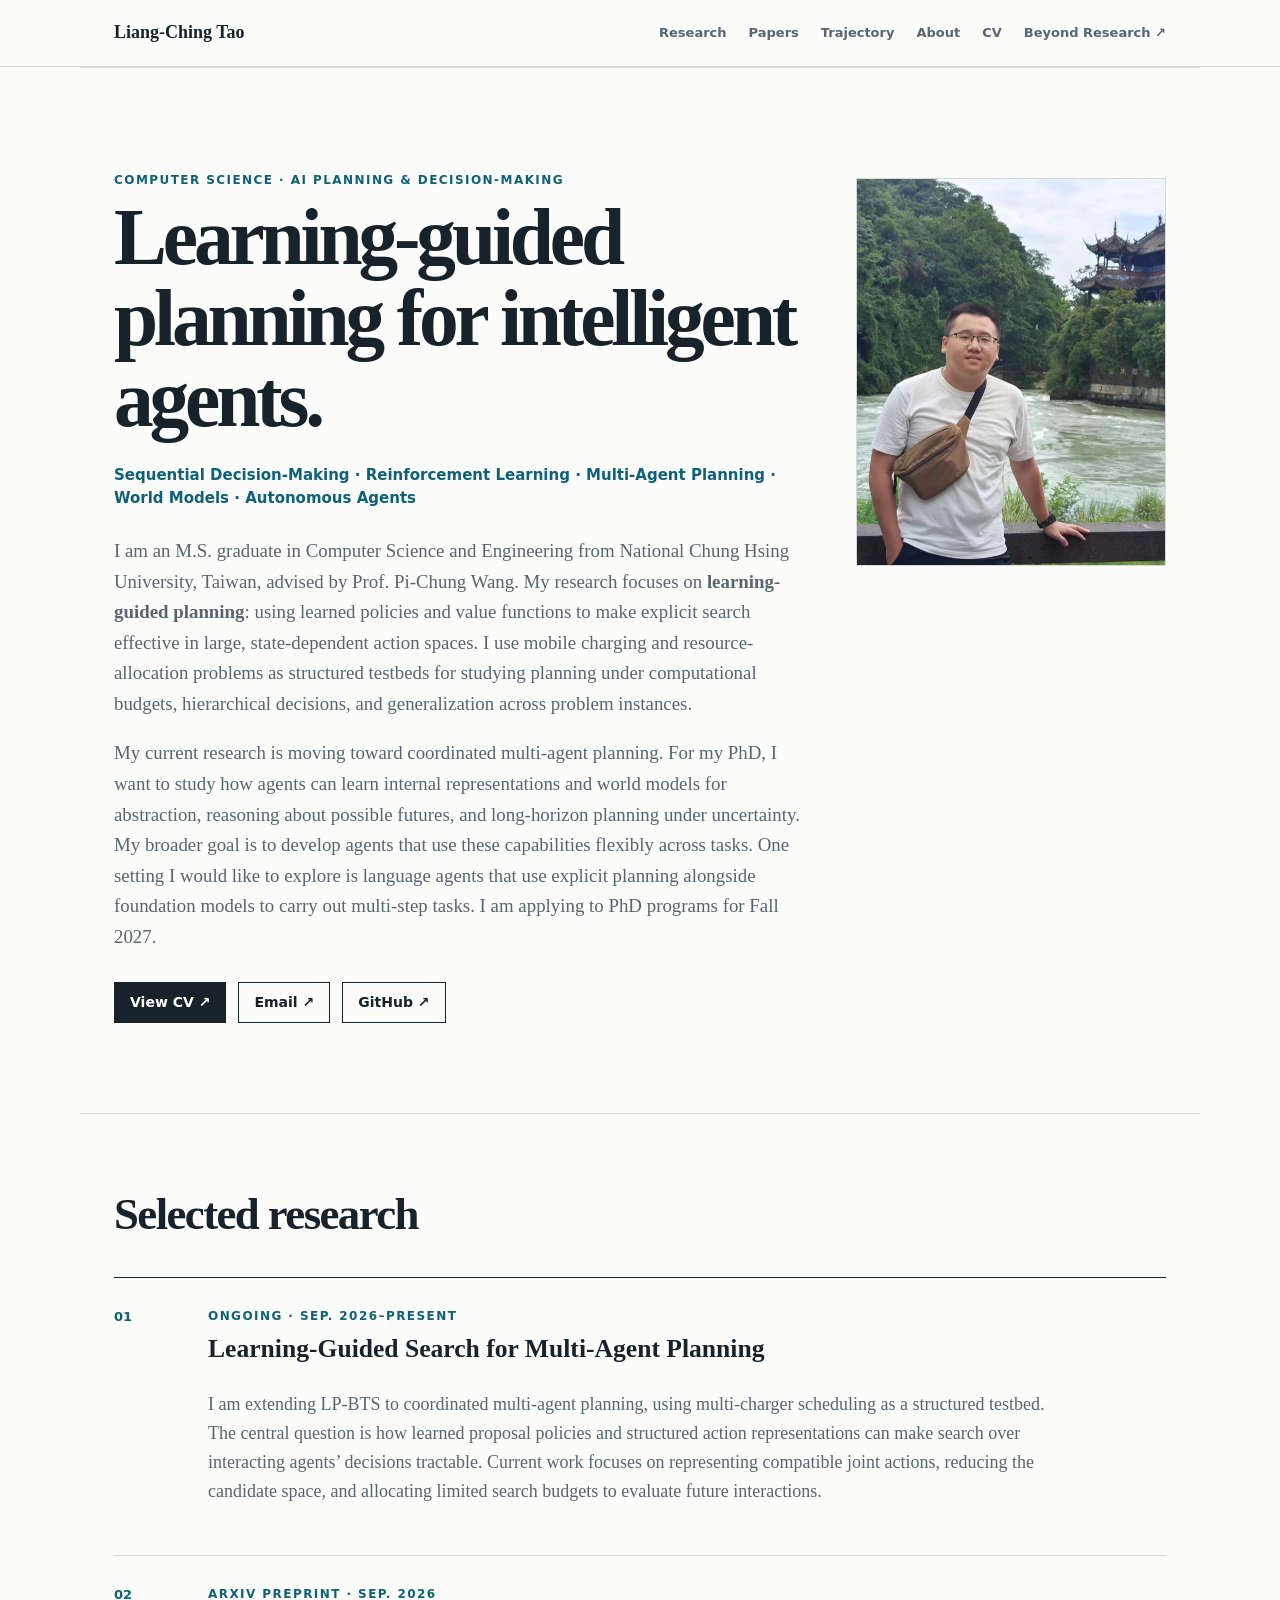
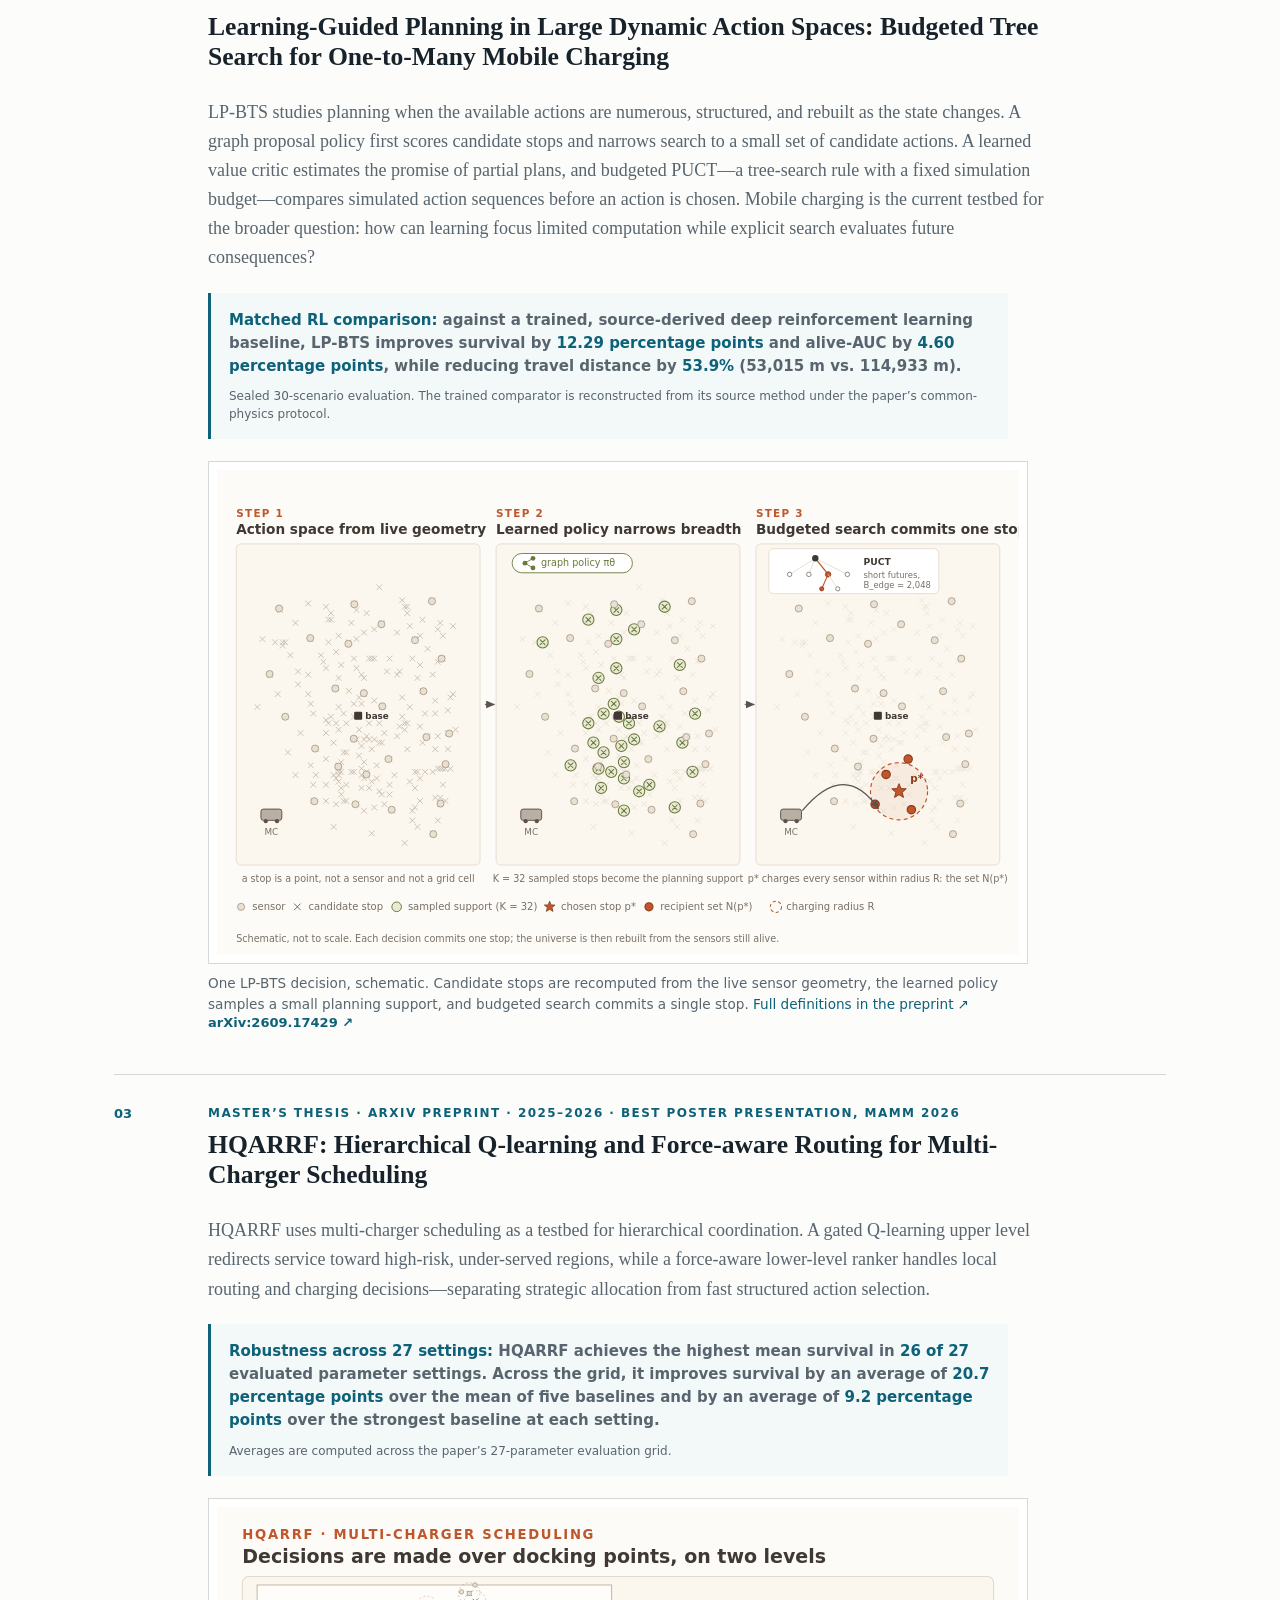
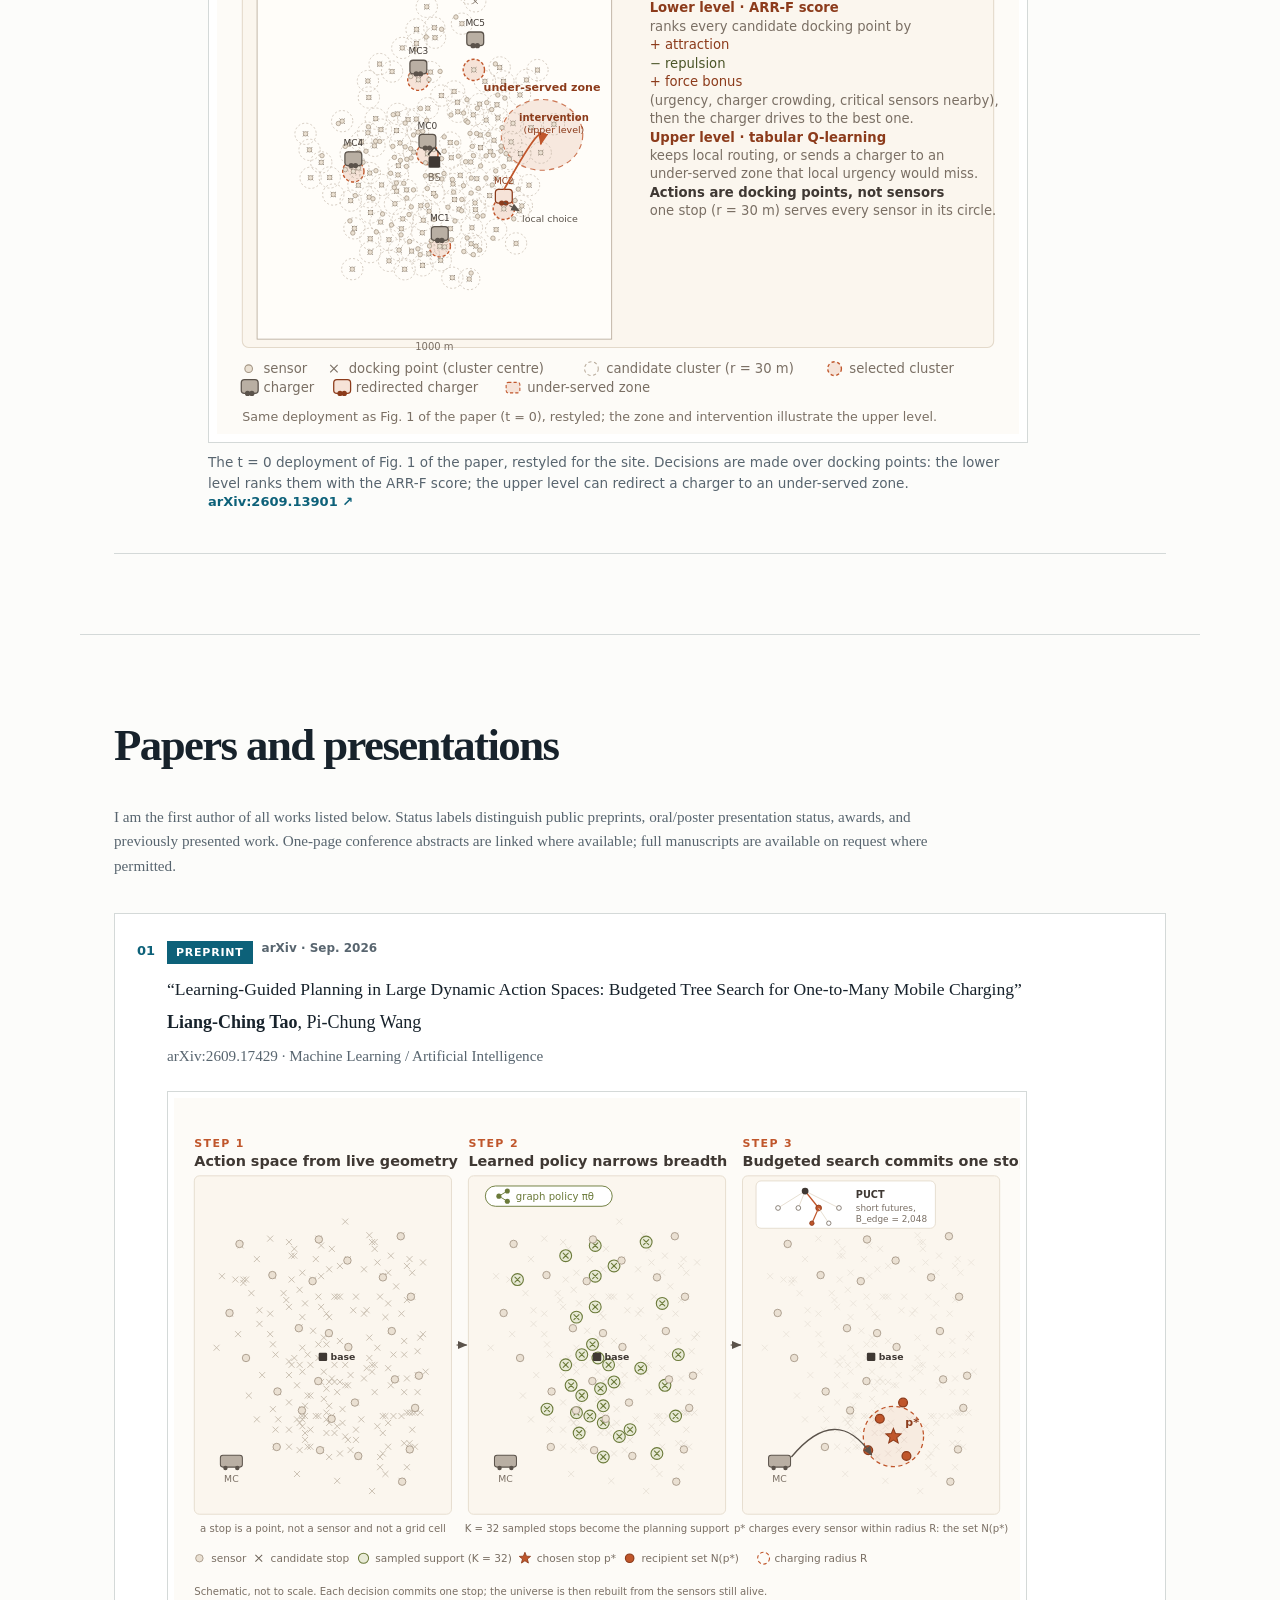
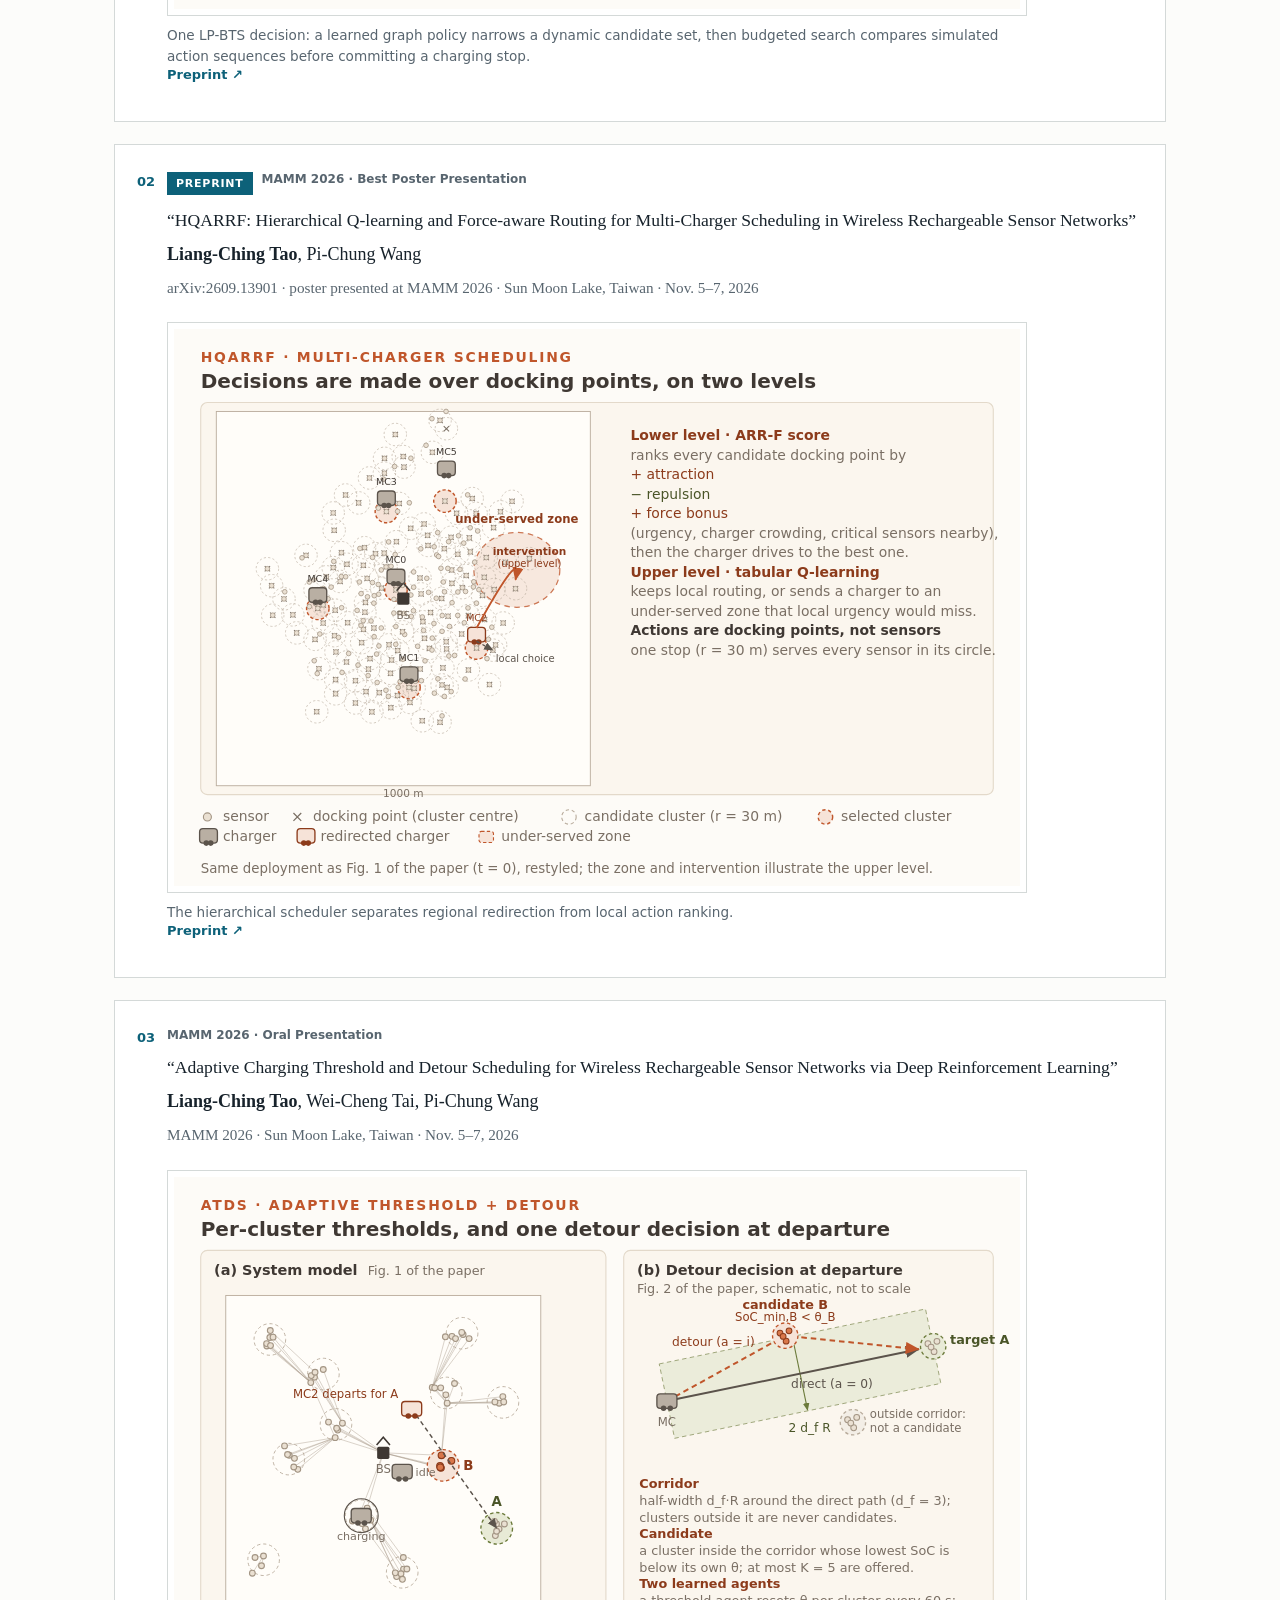
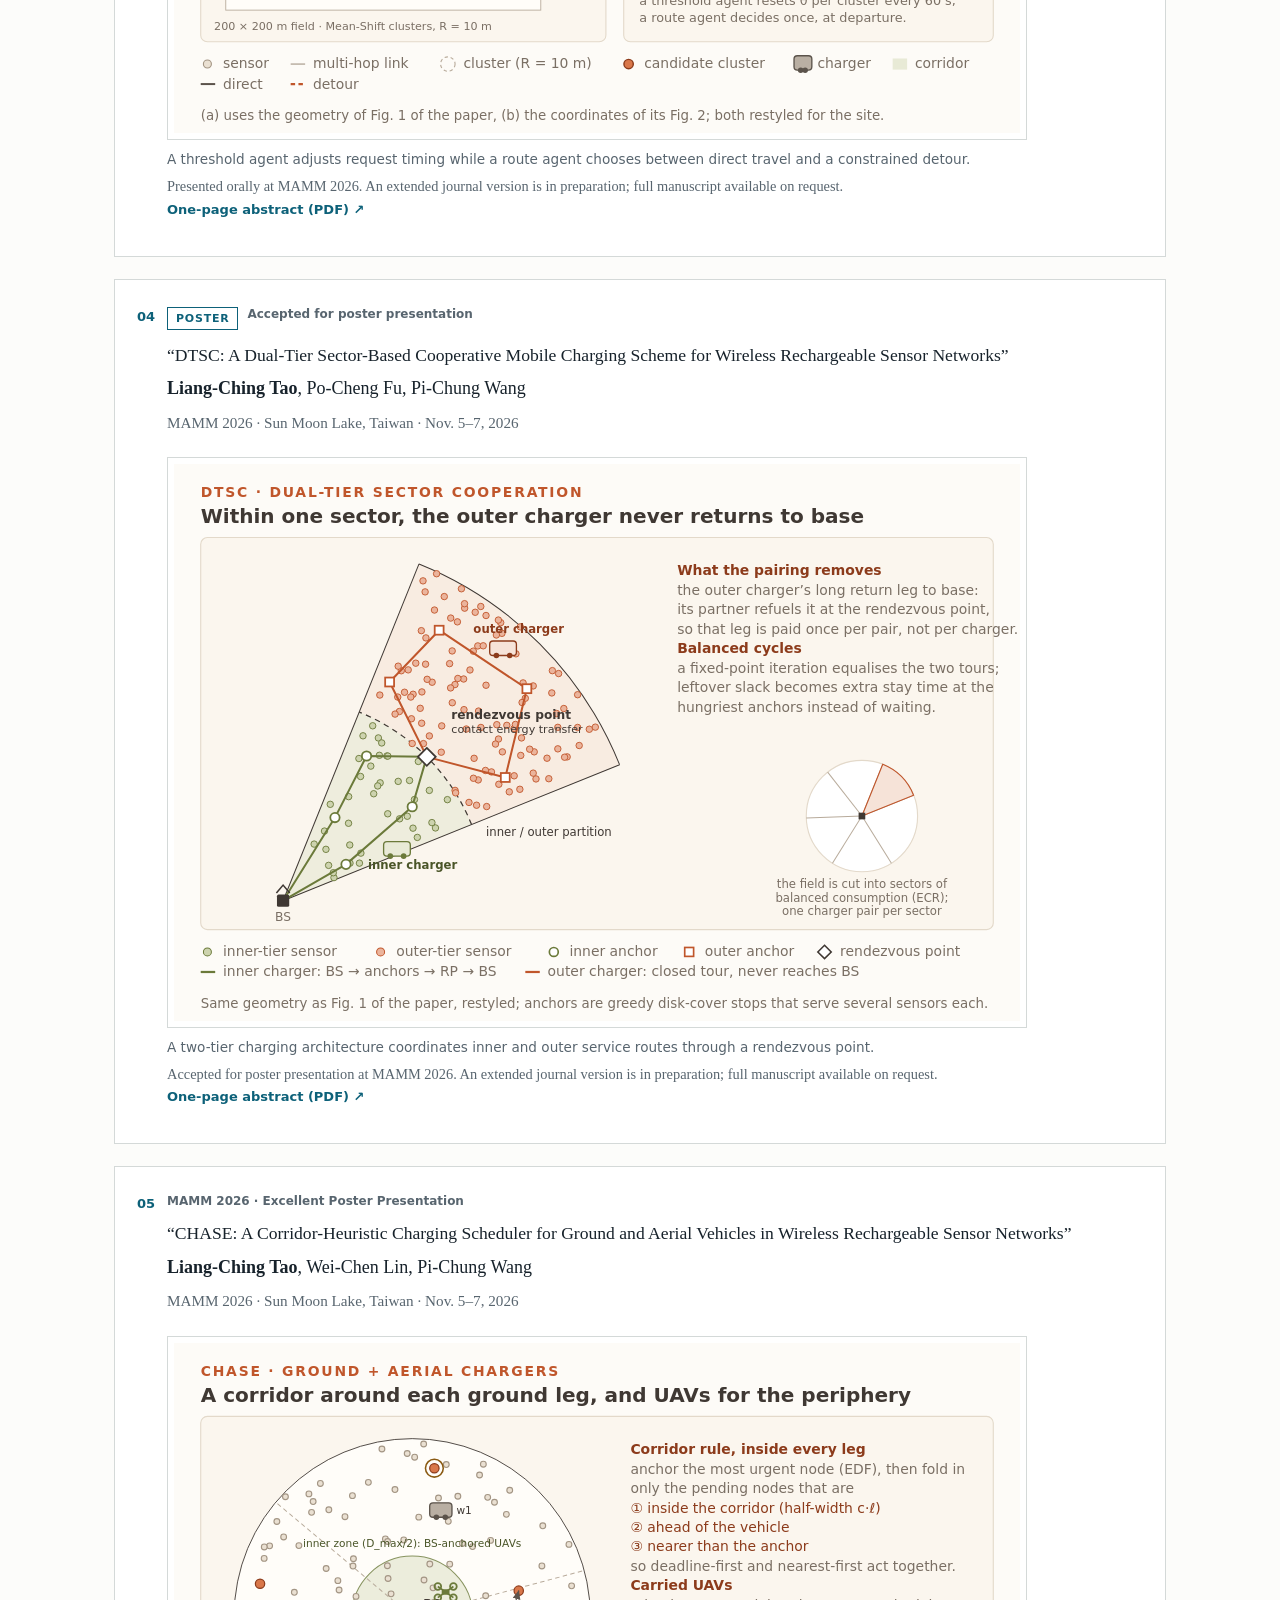
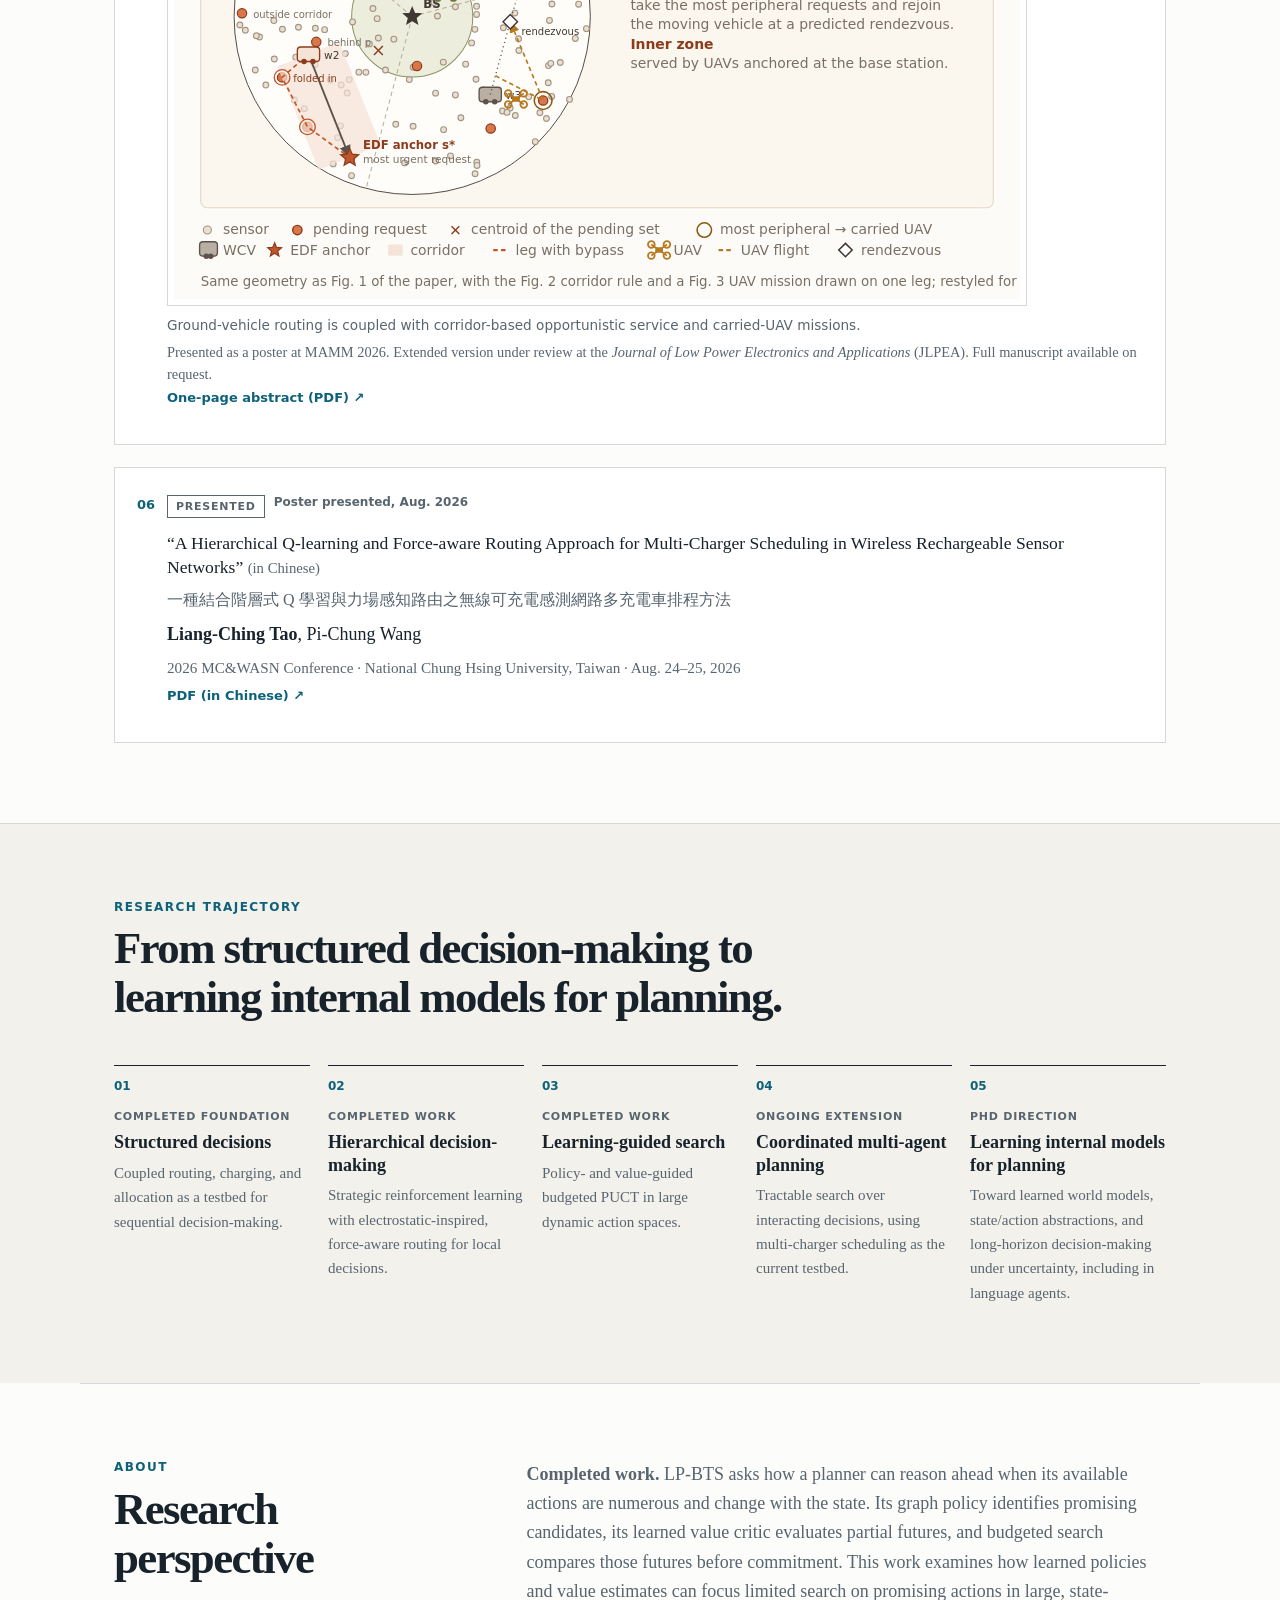
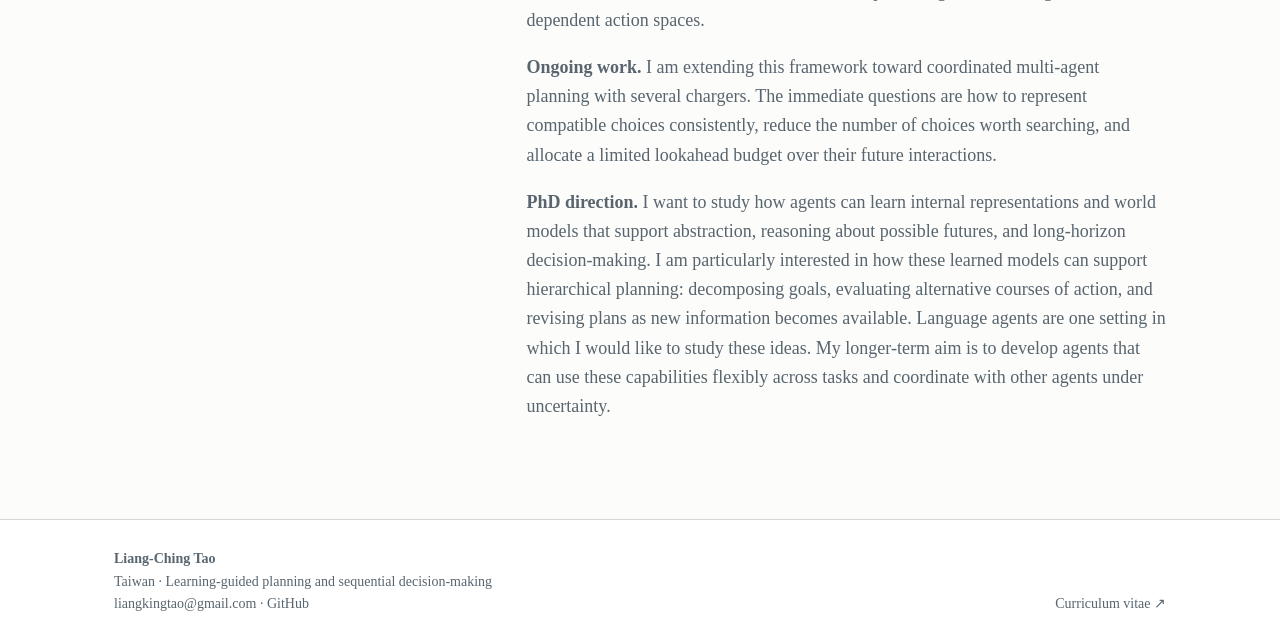
<file: index.html>
<!doctype html>
<html lang="en">
<head>
  <meta charset="utf-8">
  <meta name="viewport" content="width=device-width, initial-scale=1">
  <meta name="description" content="Liang-Ching Tao researches learning-guided planning, sequential decision-making, reinforcement learning, and scalable search in dynamic action spaces.">
  <link rel="canonical" href="https://morristao.github.io/Liang-Ching-Tao/">
  <meta property="og:title" content="Liang-Ching Tao | Learning-Guided Planning &amp; Sequential Decision-Making">
  <meta property="og:description" content="Research on learning-guided planning, sequential decision-making, reinforcement learning, and scalable search in dynamic action spaces.">
  <meta property="og:type" content="website">
  <meta property="og:url" content="https://morristao.github.io/Liang-Ching-Tao/">
  <link rel="icon" href="data:image/svg+xml,%3Csvg xmlns='http://www.w3.org/2000/svg' viewBox='0 0 64 64'%3E%3Crect width='64' height='64' rx='10' fill='%230d6179'/%3E%3Ctext x='32' y='41' text-anchor='middle' font-family='Arial' font-size='26' font-weight='700' fill='white'%3ELT%3C/text%3E%3C/svg%3E">
  <script type="application/ld+json">{"@context":"https://schema.org","@type":"Person","name":"Liang-Ching Tao","email":"mailto:liangkingtao@gmail.com","alumniOf":[{"@type":"CollegeOrUniversity","name":"National Chung Hsing University"},{"@type":"CollegeOrUniversity","name":"National Chengchi University"}],"sameAs":["https://github.com/morristao"]}</script>
  <title>Liang-Ching Tao | Learning-Guided Planning &amp; Sequential Decision-Making</title>
  <link rel="stylesheet" href="portrait.css?v=20260926">
<style>.paper-status .mamm-recognition,.paper-status .mamm-recognition strong{font-weight:600}@media(max-width:760px){.nav-wrap{align-items:flex-start;padding-top:16px;padding-bottom:16px}.nav-links{justify-content:flex-end;gap:12px 16px;max-width:250px}.wordmark{white-space:nowrap}}@media(max-width:420px){.nav-wrap{flex-direction:column;gap:14px}.nav-links{justify-content:flex-start;max-width:none}}</style>
</head>
<body>
<a class="skip-link" href="#main-content">Skip to content</a>
<header class="site-header">
  <nav class="nav-wrap" aria-label="Primary navigation">
    <a class="wordmark" href="#top">Liang-Ching Tao</a>
    <div class="nav-links">
      <a href="#research">Research</a>
      <a href="#papers">Papers</a>
      <a href="#trajectory">Trajectory</a>
      <a href="#about">About</a>
      <a href="academic_cv_20261126.pdf" target="_blank" rel="noopener">CV</a>
      <a href="beyond-research.html">Beyond Research ↗</a>
    </div>
  </nav>
</header>

<main id="main-content">
<section id="top" class="hero section-wrap">
  <div class="hero-layout">
    <div class="hero-main">
      <p class="kicker">Computer Science · AI Planning &amp; Decision-Making</p>
      <h1>Learning-guided planning for intelligent agents.</h1>
      <p class="research-line">Sequential Decision-Making · Reinforcement Learning · Multi-Agent Planning · World Models · Autonomous Agents</p>
      <div class="hero-copy">
        <p>I am an M.S. graduate in Computer Science and Engineering from National Chung Hsing University, Taiwan, advised by Prof. Pi-Chung Wang. My research focuses on <strong>learning-guided planning</strong>: using learned policies and value functions to make explicit search effective in large, state-dependent action spaces. I use mobile charging and resource-allocation problems as structured testbeds for studying planning under computational budgets, hierarchical decisions, and generalization across problem instances.</p>
        <p>My current research is moving toward coordinated multi-agent planning. For my PhD, I want to study how agents can learn internal representations and world models for abstraction, reasoning about possible futures, and long-horizon planning under uncertainty. My broader goal is to develop agents that use these capabilities flexibly across tasks. One setting I would like to explore is language agents that use explicit planning alongside foundation models to carry out multi-step tasks. I am applying to PhD programs for Fall 2027.</p>
      </div>
      <div class="hero-actions">
        <a class="button primary" href="academic_cv_20261126.pdf" target="_blank" rel="noopener">View CV ↗</a>
        <a class="button" href="mailto:liangkingtao@gmail.com">Email ↗</a>
        <a class="button" href="https://github.com/morristao">GitHub ↗</a>
      </div>
    </div>
    <figure class="hero-portrait">
      <img src="assets/profile/liang-ching-tao-riverside.jpg" width="570" height="760" alt="Liang-Ching Tao standing beside a river.">
    </figure>
  </div>
</section>

<section id="research" class="section-wrap research">
  <div class="section-heading"><div><h2>Selected research</h2></div></div>
  <div class="project-list">
    <article class="project">
      <div class="project-index">01</div>
      <div class="project-content">
        <p class="project-type">Ongoing · Sep. 2026–present</p>
        <h3>Learning-Guided Search for Multi-Agent Planning</h3>
        <p>I am extending LP-BTS to coordinated multi-agent planning, using multi-charger scheduling as a structured testbed. The central question is how learned proposal policies and structured action representations can make search over interacting agents’ decisions tractable. Current work focuses on representing compatible joint actions, reducing the candidate space, and allocating limited search budgets to evaluate future interactions.</p>
      </div>
    </article>

    <article class="project">
      <div class="project-index">02</div>
      <div class="project-content">
        <p class="project-type">arXiv preprint · Sep. 2026</p>
        <h3>Learning-Guided Planning in Large Dynamic Action Spaces: Budgeted Tree Search for One-to-Many Mobile Charging</h3>
        <p>LP-BTS studies planning when the available actions are numerous, structured, and rebuilt as the state changes. A graph proposal policy first scores candidate stops and narrows search to a small set of candidate actions. A learned value critic estimates the promise of partial plans, and budgeted PUCT—a tree-search rule with a fixed simulation budget—compares simulated action sequences before an action is chosen. Mobile charging is the current testbed for the broader question: how can learning focus limited computation while explicit search evaluates future consequences?</p>
        <p class="project-result"><strong>Matched RL comparison:</strong> against a trained, source-derived deep reinforcement learning baseline, LP-BTS improves survival by <strong>12.29 percentage points</strong> and alive-AUC by <strong>4.60 percentage points</strong>, while reducing travel distance by <strong>53.9%</strong> (53,015 m vs. 114,933 m).<span class="result-note">Sealed 30-scenario evaluation. The trained comparator is reconstructed from its source method under the paper’s common-physics protocol.</span></p>
        <figure class="project-visual project-visual-diagram">
          <a href="assets/research/lpbts-decision.svg" target="_blank" rel="noopener"><img src="assets/research/lpbts-decision.svg" width="1000" height="604" alt="Three-step schematic. Step one: candidate charging stops induced by the geometry of the live sensors. Step two: the graph policy narrows them to thirty-two sampled stops. Step three: budgeted tree search commits one stop, whose charging radius covers the recipient set the charger then serves." loading="lazy"></a>
          <figcaption>One LP-BTS decision, schematic. Candidate stops are recomputed from the live sensor geometry, the learned policy samples a small planning support, and budgeted search commits a single stop. <a href="https://arxiv.org/abs/2609.17429" target="_blank" rel="noopener">Full definitions in the preprint ↗</a></figcaption>
        </figure>
        <p class="project-links"><a href="https://arxiv.org/abs/2609.17429" target="_blank" rel="noopener">arXiv:2609.17429 ↗</a></p>
      </div>
    </article>

    <article class="project">
      <div class="project-index">03</div>
      <div class="project-content">
        <p class="project-type">Master’s thesis · arXiv preprint · 2025–2026 · Best Poster Presentation, MAMM 2026</p>
        <h3>HQARRF: Hierarchical Q-learning and Force-aware Routing for Multi-Charger Scheduling</h3>
        <p>HQARRF uses multi-charger scheduling as a testbed for hierarchical coordination. A gated Q-learning upper level redirects service toward high-risk, under-served regions, while a force-aware lower-level ranker handles local routing and charging decisions—separating strategic allocation from fast structured action selection.</p>
        <p class="project-result"><strong>Robustness across 27 settings:</strong> HQARRF achieves the highest mean survival in <strong>26 of 27</strong> evaluated parameter settings. Across the grid, it improves survival by an average of <strong>20.7 percentage points</strong> over the mean of five baselines and by an average of <strong>9.2 percentage points</strong> over the strongest baseline at each setting.<span class="result-note">Averages are computed across the paper’s 27-parameter evaluation grid.</span></p>
        <figure class="project-visual project-visual-diagram">
          <a href="assets/research/hqarrf-schematic.svg" target="_blank" rel="noopener"><img src="assets/research/hqarrf-schematic.svg" width="760" height="500" alt="Top-down schematic after Fig. 1 of the paper: sensors grouped into candidate clusters with docking points, a base station at the centre, chargers at their selected clusters, and one charger redirected by the upper level toward an under-served region." loading="lazy"></a>
          <figcaption>The t = 0 deployment of Fig. 1 of the paper, restyled for the site. Decisions are made over docking points: the lower level ranks them with the ARR-F score; the upper level can redirect a charger to an under-served zone.</figcaption>
        </figure>
        <p class="project-links"><a href="https://arxiv.org/abs/2609.13901" target="_blank" rel="noopener">arXiv:2609.13901 ↗</a></p>
      </div>
    </article>
  </div>
</section>

<section id="papers" class="papers section-wrap">
  <h2>Papers and presentations</h2>
  <p class="papers-note">I am the first author of all works listed below. Status labels distinguish public preprints, oral/poster presentation status, awards, and previously presented work. One-page conference abstracts are linked where available; full manuscripts are available on request where permitted.</p>
  <ol class="paper-list">
    <li>
      <p class="paper-status"><span class="badge badge-publication">Preprint</span><span>arXiv · Sep. 2026</span></p>
      <p class="paper-title">“Learning-Guided Planning in Large Dynamic Action Spaces: Budgeted Tree Search for One-to-Many Mobile Charging”</p>
      <p class="paper-authors"><strong>Liang-Ching Tao</strong>, Pi-Chung Wang</p>
      <p class="paper-venue">arXiv:2609.17429 · Machine Learning / Artificial Intelligence</p>
      <figure class="paper-visual paper-visual-diagram">
        <a href="assets/research/lpbts-decision.svg" target="_blank" rel="noopener"><img src="assets/research/lpbts-decision.svg" width="1000" height="604" alt="Three-step schematic. Step one: candidate charging stops induced by the geometry of the live sensors. Step two: the graph policy narrows them to thirty-two sampled stops. Step three: budgeted tree search commits one stop, whose charging radius covers the recipient set the charger then serves." loading="lazy"></a>
        <figcaption>One LP-BTS decision: a learned graph policy narrows a dynamic candidate set, then budgeted search compares simulated action sequences before committing a charging stop.</figcaption>
      </figure>
      <p class="paper-links"><a href="https://arxiv.org/abs/2609.17429" target="_blank" rel="noopener">Preprint ↗</a></p>
    </li>

    <li>
      <p class="paper-status"><span class="badge badge-publication">Preprint</span><span class="mamm-recognition"><strong>MAMM 2026 · Best Poster Presentation</strong></span></p>
      <p class="paper-title">“HQARRF: Hierarchical Q-learning and Force-aware Routing for Multi-Charger Scheduling in Wireless Rechargeable Sensor Networks”</p>
      <p class="paper-authors"><strong>Liang-Ching Tao</strong>, Pi-Chung Wang</p>
      <p class="paper-venue">arXiv:2609.13901 · poster presented at MAMM 2026 · Sun Moon Lake, Taiwan · Nov. 5–7, 2026</p>
      <figure class="paper-visual paper-visual-diagram">
        <a href="assets/research/hqarrf-schematic.svg" target="_blank" rel="noopener"><img src="assets/research/hqarrf-schematic.svg" width="760" height="500" alt="Top-down schematic after Fig. 1 of the paper: candidate clusters with docking points, chargers at their selected clusters, and one charger redirected toward an under-served region." loading="lazy"></a>
        <figcaption>The hierarchical scheduler separates regional redirection from local action ranking.</figcaption>
      </figure>
      <p class="paper-links"><a href="https://arxiv.org/abs/2609.13901" target="_blank" rel="noopener">Preprint ↗</a></p>
    </li>

    <li>
      <p class="paper-status"><span class="mamm-recognition"><strong>MAMM 2026 · Oral Presentation</strong></span></p>
      <p class="paper-title">“Adaptive Charging Threshold and Detour Scheduling for Wireless Rechargeable Sensor Networks via Deep Reinforcement Learning”</p>
      <p class="paper-authors"><strong>Liang-Ching Tao</strong>, Wei-Cheng Tai, Pi-Chung Wang</p>
      <p class="paper-venue">MAMM 2026 · Sun Moon Lake, Taiwan · Nov. 5–7, 2026</p>
      <figure class="paper-visual paper-visual-diagram">
        <a href="assets/research/atds-schematic.svg" target="_blank" rel="noopener"><img src="assets/research/atds-schematic.svg" width="760" height="500" alt="Two panels. Left, the system model of Fig. 1 of the paper: clusters reporting to a central base station over a multi-hop tree, with one charger idle, one departing for target cluster A, and one charging. Right, the detour decision of Fig. 2: a corridor around the direct path, candidate cluster B inside it with state of charge below its threshold, and a cluster outside the corridor that is never a candidate." loading="lazy"></a>
        <figcaption>A threshold agent adjusts request timing while a route agent chooses between direct travel and a constrained detour.</figcaption>
      </figure>
      <p class="paper-note">Presented orally at MAMM 2026. An extended journal version is in preparation; full manuscript available on request.</p>
      <p class="paper-links"><a href="p/w4k8m2rq7c.pdf" target="_blank" rel="noopener">One-page abstract (PDF) ↗</a></p>
    </li>

    <li>
      <p class="paper-status"><span class="badge badge-poster">Poster</span><span>Accepted for poster presentation</span></p>
      <p class="paper-title">“DTSC: A Dual-Tier Sector-Based Cooperative Mobile Charging Scheme for Wireless Rechargeable Sensor Networks”</p>
      <p class="paper-authors"><strong>Liang-Ching Tao</strong>, Po-Cheng Fu, Pi-Chung Wang</p>
      <p class="paper-venue">MAMM 2026 · Sun Moon Lake, Taiwan · Nov. 5–7, 2026</p>
      <figure class="paper-visual paper-visual-diagram">
        <a href="assets/research/dtsc-schematic.svg" target="_blank" rel="noopener"><img src="assets/research/dtsc-schematic.svg" width="760" height="500" alt="Schematic after Fig. 1 of the paper: one consumption-balanced sector split into an inner and an outer tier; the inner charger tours its anchors and returns to the base station, the outer charger tours the outer anchors and is refuelled by contact at a rendezvous point on the tier boundary." loading="lazy"></a>
        <figcaption>A two-tier charging architecture coordinates inner and outer service routes through a rendezvous point.</figcaption>
      </figure>
      <p class="paper-note">Accepted for poster presentation at MAMM 2026. An extended journal version is in preparation; full manuscript available on request.</p>
      <p class="paper-links"><a href="p/z9p3vh6tny.pdf" target="_blank" rel="noopener">One-page abstract (PDF) ↗</a></p>
    </li>

    <li>
      <p class="paper-status"><span class="mamm-recognition"><strong>MAMM 2026 · Excellent Poster Presentation</strong></span></p>
      <p class="paper-title">“CHASE: A Corridor-Heuristic Charging Scheduler for Ground and Aerial Vehicles in Wireless Rechargeable Sensor Networks”</p>
      <p class="paper-authors"><strong>Liang-Ching Tao</strong>, Wei-Chen Lin, Pi-Chung Wang</p>
      <p class="paper-venue">MAMM 2026 · Sun Moon Lake, Taiwan · Nov. 5–7, 2026</p>
      <figure class="paper-visual paper-visual-diagram">
        <a href="assets/research/chase-schematic.svg" target="_blank" rel="noopener"><img src="assets/research/chase-schematic.svg" width="760" height="500" alt="Schematic after Figs. 1 to 3 of the paper: a circular field cut into load-balanced clusters with one ground vehicle each, an inner zone served by base-anchored UAVs, one vehicle leg toward the most urgent request with its corridor, and a carried UAV released to a peripheral node and recovered at a rendezvous on the path." loading="lazy"></a>
        <figcaption>Ground-vehicle routing is coupled with corridor-based opportunistic service and carried-UAV missions.</figcaption>
      </figure>
      <p class="paper-note">Presented as a poster at MAMM 2026. Extended version under review at the <em>Journal of Low Power Electronics and Applications</em> (JLPEA). Full manuscript available on request.</p>
      <p class="paper-links"><a href="p/b5d7ce1xqs.pdf" target="_blank" rel="noopener">One-page abstract (PDF) ↗</a></p>
    </li>

    <li>
      <p class="paper-status"><span class="badge badge-presented">Presented</span><span>Poster presented, Aug. 2026</span></p>
      <p class="paper-title">“A Hierarchical Q-learning and Force-aware Routing Approach for Multi-Charger Scheduling in Wireless Rechargeable Sensor Networks” <span class="paper-lang">(in Chinese)</span></p>
      <p class="publication-chinese" lang="zh-Hant">一種結合階層式 Q 學習與力場感知路由之無線可充電感測網路多充電車排程方法</p>
      <p class="paper-authors"><strong>Liang-Ching Tao</strong>, Pi-Chung Wang</p>
      <p class="paper-venue">2026 MC&amp;WASN Conference · National Chung Hsing University, Taiwan · Aug. 24–25, 2026</p>
      <p class="paper-links"><a href="p/gyjv097dse.pdf" target="_blank" rel="noopener">PDF (in Chinese) ↗</a></p>
    </li>
  </ol>
</section>

<section id="trajectory" class="trajectory">
  <div class="section-wrap">
    <p class="section-label">Research trajectory</p>
    <h2>From structured decision-making to learning internal models for planning.</h2>
    <ol class="trajectory-list" style="grid-template-columns:repeat(auto-fit,minmax(170px,1fr))">
      <li><span>01</span><span class="stage">Completed foundation</span><strong>Structured decisions</strong><p>Coupled routing, charging, and allocation as a testbed for sequential decision-making.</p></li>
      <li><span>02</span><span class="stage">Completed work</span><strong>Hierarchical decision-making</strong><p>Strategic reinforcement learning with electrostatic-inspired, force-aware routing for local decisions.</p></li>
      <li><span>03</span><span class="stage">Completed work</span><strong>Learning-guided search</strong><p>Policy- and value-guided budgeted PUCT in large dynamic action spaces.</p></li>
      <li><span>04</span><span class="stage">Ongoing extension</span><strong>Coordinated multi-agent planning</strong><p>Tractable search over interacting decisions, using multi-charger scheduling as the current testbed.</p></li>
      <li><span>05</span><span class="stage">PhD direction</span><strong>Learning internal models for planning</strong><p>Toward learned world models, state/action abstractions, and long-horizon decision-making under uncertainty, including in language agents.</p></li>
    </ol>
  </div>
</section>

<section id="about" class="about section-wrap">
  <div><p class="section-label">About</p><h2>Research perspective</h2></div>
  <div class="about-copy">
    <p><strong>Completed work.</strong> LP-BTS asks how a planner can reason ahead when its available actions are numerous and change with the state. Its graph policy identifies promising candidates, its learned value critic evaluates partial futures, and budgeted search compares those futures before commitment. This work examines how learned policies and value estimates can focus limited search on promising actions in large, state-dependent action spaces.</p>
    <p><strong>Ongoing work.</strong> I am extending this framework toward coordinated multi-agent planning with several chargers. The immediate questions are how to represent compatible choices consistently, reduce the number of choices worth searching, and allocate a limited lookahead budget over their future interactions.</p>
    <p><strong>PhD direction.</strong> I want to study how agents can learn internal representations and world models that support abstraction, reasoning about possible futures, and long-horizon decision-making. I am particularly interested in how these learned models can support hierarchical planning: decomposing goals, evaluating alternative courses of action, and revising plans as new information becomes available. Language agents are one setting in which I would like to study these ideas. My longer-term aim is to develop agents that can use these capabilities flexibly across tasks and coordinate with other agents under uncertainty.</p>
  </div>
</section>
</main>

<footer>
  <div class="footer-wrap">
    <p><strong>Liang-Ching Tao</strong><br>Taiwan · Learning-guided planning and sequential decision-making<br><a href="mailto:liangkingtao@gmail.com">liangkingtao@gmail.com</a> · <a href="https://github.com/morristao">GitHub</a></p>
    <a href="academic_cv_20261126.pdf" target="_blank" rel="noopener">Curriculum vitae ↗</a>
  </div>
</footer>
</body>
</html>
</file>
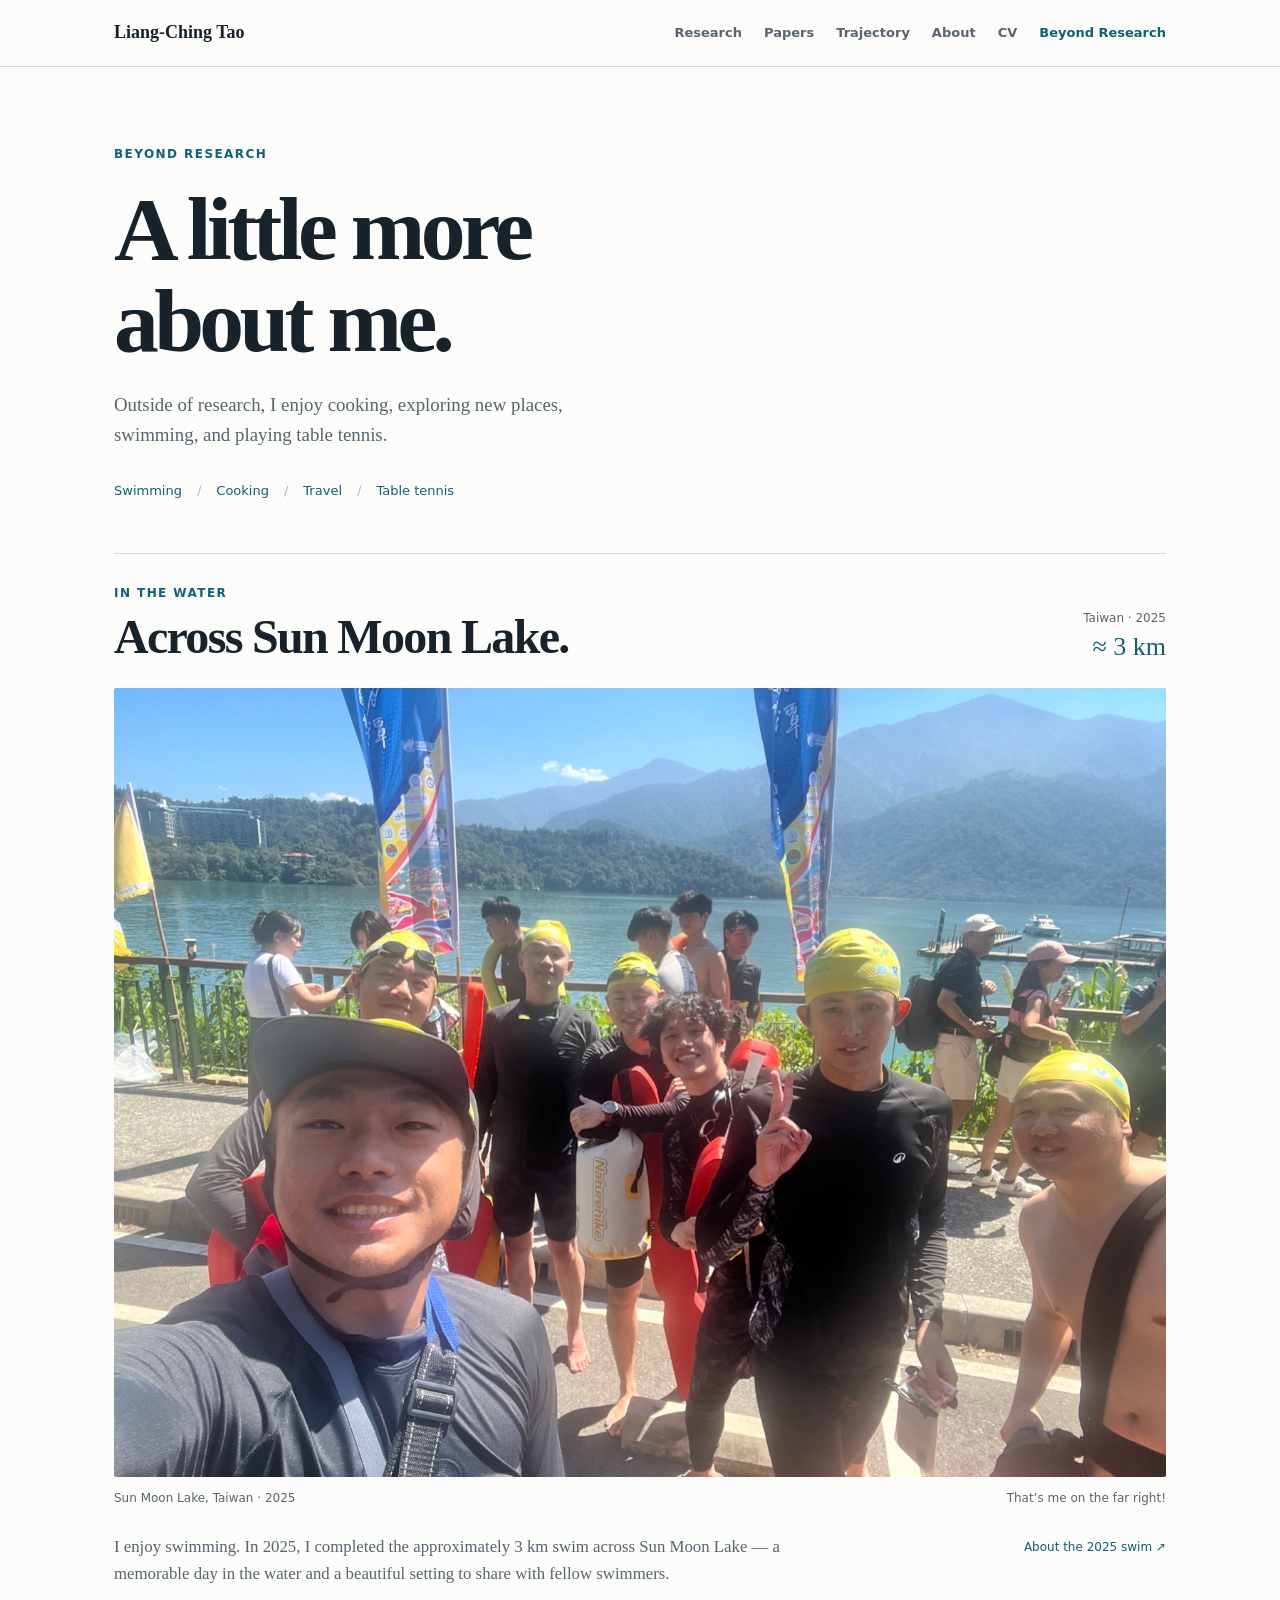
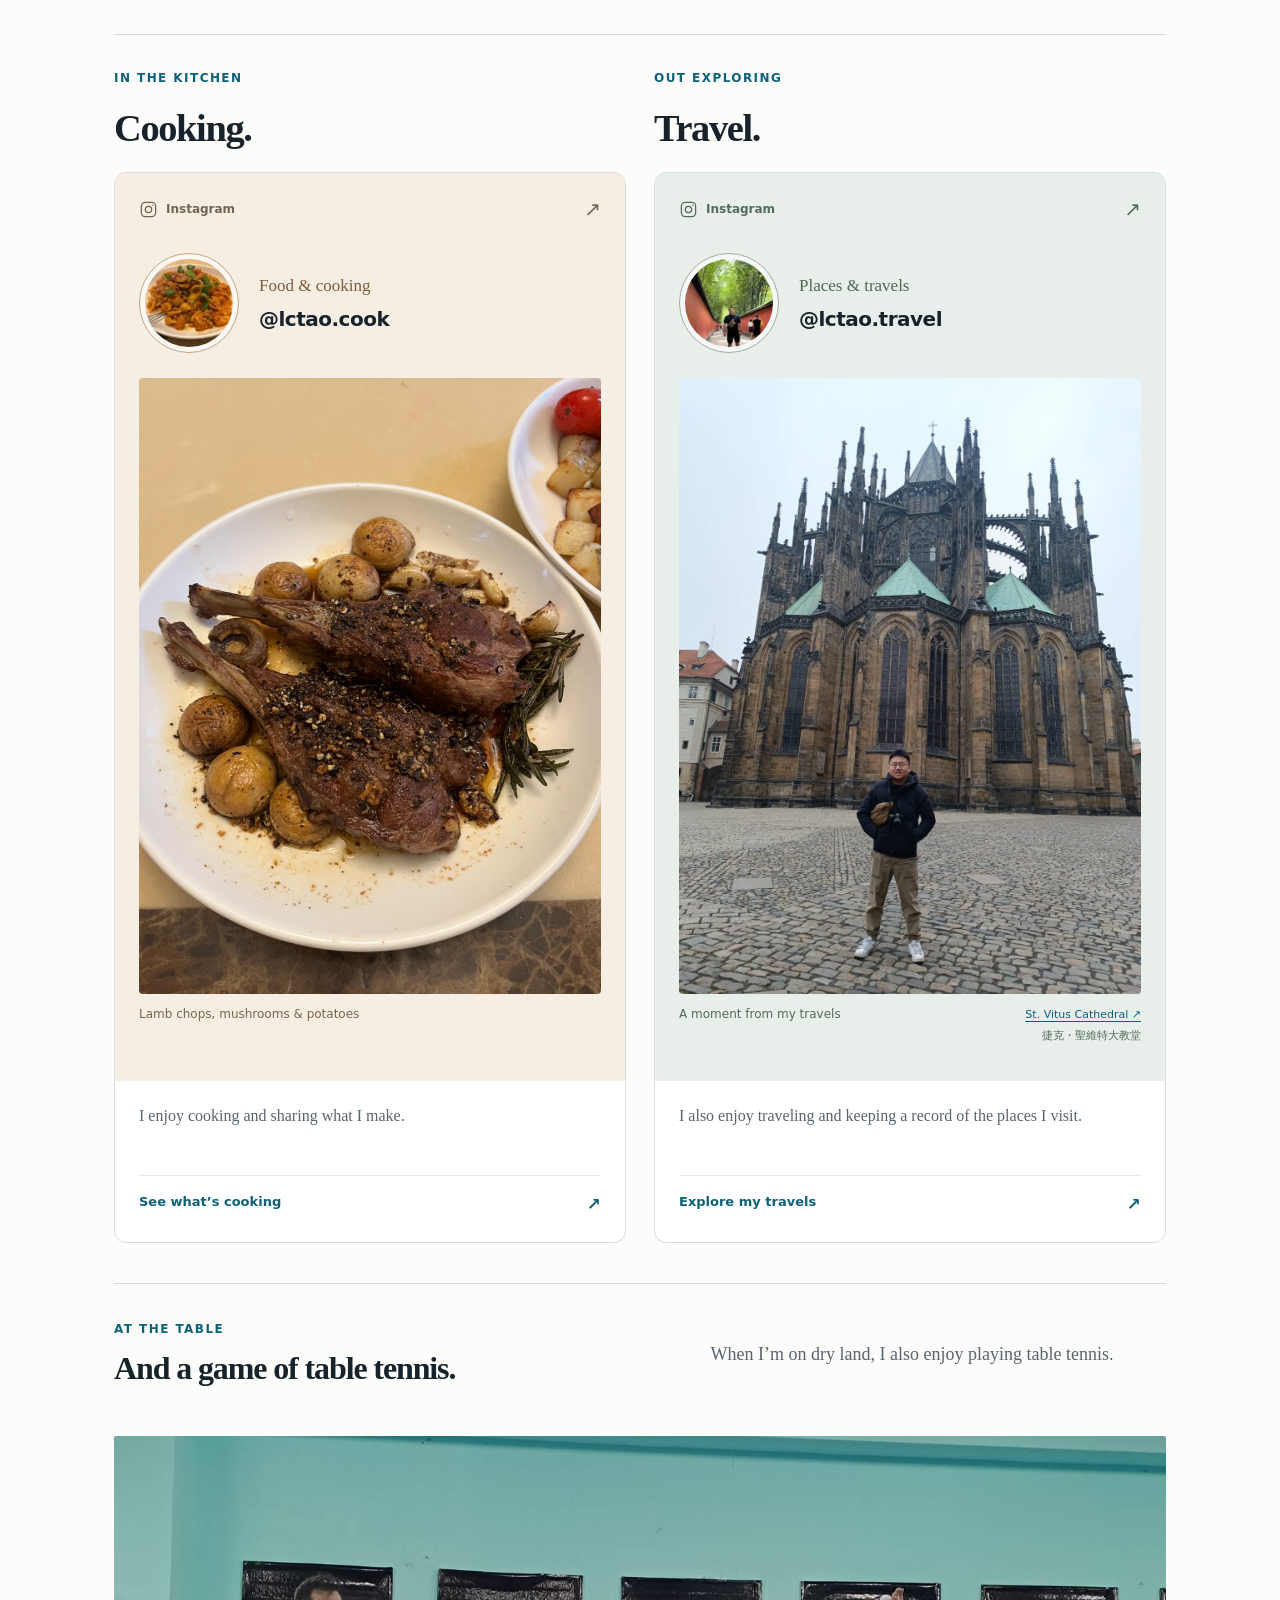
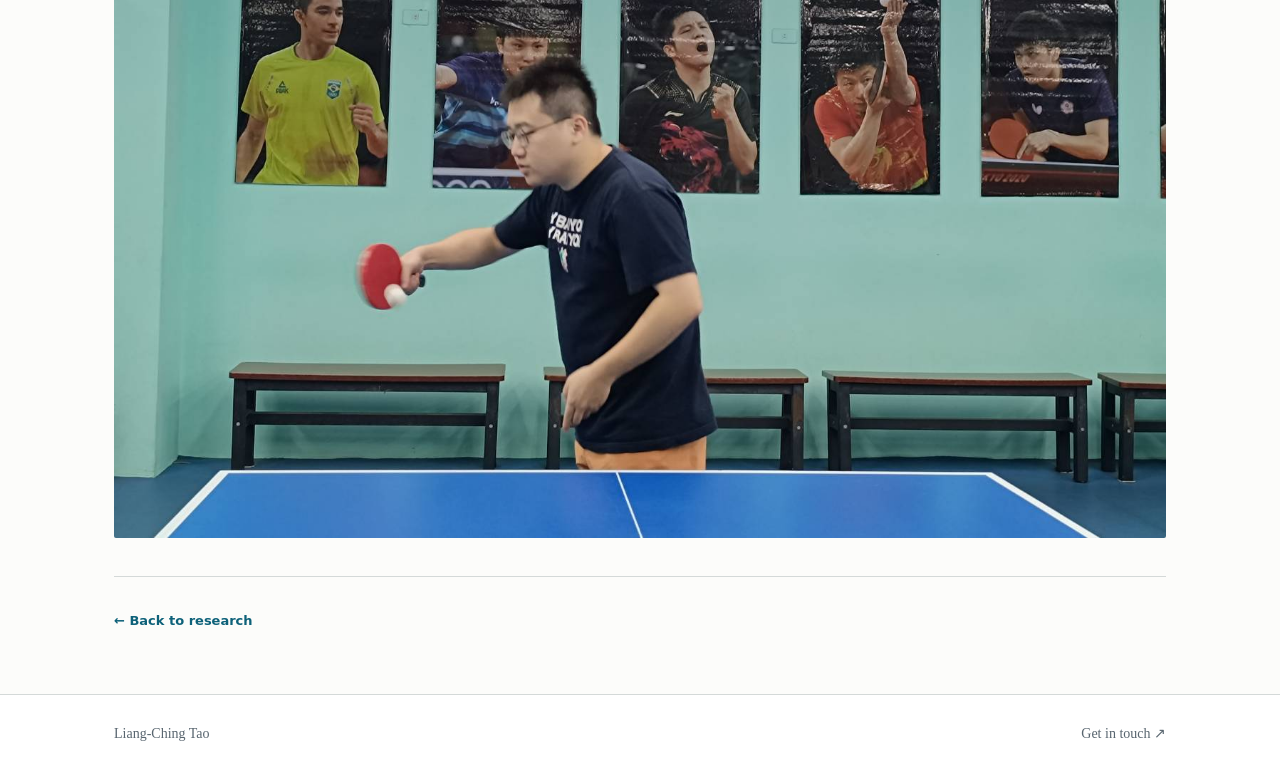
<file: beyond-research.html>
<!doctype html>
<html lang="en">
<head>
<meta charset="utf-8"><meta name="viewport" content="width=device-width, initial-scale=1">
<link rel="canonical" href="https://morristao.github.io/Liang-Ching-Tao/beyond-research.html">
<meta name="description" content="Cooking, travel, swimming, and table tennis — a little beyond research with Liang-Ching Tao.">
<title>Beyond Research | Liang-Ching Tao</title>
<link rel="stylesheet" href="portrait.css"><link rel="stylesheet" href="life.css?v=20261110-table-tennis">
</head>
<body>
<a class="skip-link" href="#main-content">Skip to content</a>
<header class="site-header"><nav class="nav-wrap" aria-label="Primary navigation">
<a class="wordmark" href="index.html">Liang-Ching Tao</a>
<div class="nav-links"><a href="index.html#research">Research</a><a href="index.html#papers">Papers</a><a href="index.html#trajectory">Trajectory</a><a href="index.html#about">About</a><a href="academic_cv_20261110.pdf" target="_blank" rel="noopener">CV</a><a href="beyond-research.html" aria-current="page">Beyond Research</a></div>
</nav></header>
<main id="main-content" class="life-main">
<div class="life-intro"><p class="kicker">Beyond Research</p><h1>A little more<br>about me.</h1><p class="intro-copy">Outside of research, I enjoy cooking, exploring new places,<br class="desktop-break"> swimming, and playing table tennis.</p><div class="interest-index" aria-label="On this page"><a href="#swimming">Swimming</a><span aria-hidden="true">/</span><a href="#cooking">Cooking</a><span aria-hidden="true">/</span><a href="#travel">Travel</a><span aria-hidden="true">/</span><a href="#table-tennis">Table tennis</a></div></div>
<section id="swimming" class="swimming"><div class="feature-heading"><div><p class="section-label">In the water</p><h2>Across Sun Moon Lake.</h2></div><p class="swim-fact">Taiwan · 2025<br><strong>≈ 3 km</strong></p></div>
<figure class="swim-photo"><img src="assets/life/sun-moon-lake-2025.jpg" width="1477" height="1108" alt="Liang-Ching Tao, on the far right, with fellow swimmers beside Sun Moon Lake in Taiwan in 2025."><figcaption><span>Sun Moon Lake, Taiwan · 2025</span><span>That’s me on the far right!</span></figcaption></figure>
<div class="swim-note"><p>I enjoy swimming. In 2025, I completed the approximately 3 km swim across Sun Moon Lake — a memorable day in the water and a beautiful setting to share with fellow swimmers.</p><a class="source-link" href="https://www.pulifourswim.tw/upload7/2025%E5%B9%B4%E6%97%A5%E6%9C%88%E6%BD%AD%E5%9C%8B%E9%9A%9B%E8%90%AC%E4%BA%BA%E6%B3%B3%E6%B8%A1%E6%B4%BB%E5%8B%95%E8%BE%A6%E6%B3%95.pdf" target="_blank" rel="noopener">About the 2025 swim ↗</a></div></section>
<div class="life-pair"><section id="cooking" class="interest"><p class="section-label">In the kitchen</p><h2>Cooking.</h2>
<div class="instagram-card cook-card">
<div class="ig-preview"><a class="ig-profile" href="https://www.instagram.com/lctao.cook/" target="_blank" rel="noopener" aria-label="Visit @lctao.cook on Instagram (opens in a new tab)"><div class="ig-platform"><svg viewBox="0 0 24 24" width="19" height="19" fill="none" stroke="currentColor" stroke-width="1.6" aria-hidden="true"><rect x="3" y="3" width="18" height="18" rx="5"/><circle cx="12" cy="12" r="4"/><circle cx="17.5" cy="6.5" r=".8" fill="currentColor" stroke="none"/></svg><span>Instagram</span><span class="ig-arrow" aria-hidden="true">↗</span></div>
<div class="ig-identity"><div class="ig-avatar-ring"><img src="assets/life/instagram-cook.jpg" width="100" height="100" alt="" loading="lazy"></div><div><span class="ig-category">Food & cooking</span><span class="ig-handle">@lctao.cook</span></div></div></a><figure class="ig-feature-photo"><div class="ig-food-frame"><img src="assets/life/cooking-lamb-clean.jpg" width="1620" height="2160" alt="Home-cooked lamb chops with mushrooms and potatoes." loading="lazy"></div><figcaption>Lamb chops, mushrooms &amp; potatoes</figcaption></figure></div>
<div class="ig-description"><p>I enjoy cooking and sharing what I make.</p><a class="ig-cta" href="https://www.instagram.com/lctao.cook/" target="_blank" rel="noopener">See what’s cooking <span aria-hidden="true">↗</span></a></div></div></section><section id="travel" class="interest"><p class="section-label">Out exploring</p><h2>Travel.</h2>
<div class="instagram-card travel-card">
<div class="ig-preview"><a class="ig-profile" href="https://www.instagram.com/lctao.travel/" target="_blank" rel="noopener" aria-label="Visit @lctao.travel on Instagram (opens in a new tab)"><div class="ig-platform"><svg viewBox="0 0 24 24" width="19" height="19" fill="none" stroke="currentColor" stroke-width="1.6" aria-hidden="true"><rect x="3" y="3" width="18" height="18" rx="5"/><circle cx="12" cy="12" r="4"/><circle cx="17.5" cy="6.5" r=".8" fill="currentColor" stroke="none"/></svg><span>Instagram</span><span class="ig-arrow" aria-hidden="true">↗</span></div>
<div class="ig-identity"><div class="ig-avatar-ring"><img src="assets/life/instagram-travel.jpg" width="100" height="100" alt="" loading="lazy"></div><div><span class="ig-category">Places & travels</span><span class="ig-handle">@lctao.travel</span></div></div></a><figure class="ig-feature-photo"><img src="assets/life/travel-cathedral.jpg" width="1108" height="1477" alt="Liang-Ching Tao standing in a cobbled square in front of a Gothic cathedral." loading="lazy"><figcaption class="travel-caption"><span class="caption-label">A moment from my travels</span><span class="travel-location"><a href="https://www.google.com/maps/search/?api=1&amp;query=St.%20Vitus%20Cathedral%2C%20Czech%20Republic" target="_blank" rel="noopener">St. Vitus Cathedral ↗</a><span lang="zh-Hant">捷克・聖維特大教堂</span></span></figcaption></figure></div>
<div class="ig-description"><p>I also enjoy traveling and keeping a record of the places I visit.</p><a class="ig-cta" href="https://www.instagram.com/lctao.travel/" target="_blank" rel="noopener">Explore my travels <span aria-hidden="true">↗</span></a></div></div></section></div>
<section id="table-tennis" class="table-tennis"><div><p class="section-label">At the table</p><h2>And a game of table tennis.</h2></div><p>When I’m on dry land, I also enjoy playing table tennis.</p><figure class="table-tennis-photo"><img src="assets/life/table-tennis.jpg" width="1477" height="1108" alt="Liang-Ching Tao playing table tennis, with player posters behind him and the blue table visible in the foreground." loading="lazy"></figure></section>
<div class="return-link"><a href="index.html">← Back to research</a></div>
</main><footer><div class="footer-wrap"><p>Liang-Ching Tao</p><a href="mailto:liangkingtao@gmail.com">Get in touch ↗</a></div></footer>
</body></html>
</file>
<file: portrait.css>
:root{--ink:#17222b;--muted:#58656f;--paper:#fcfcfa;--warm:#f3f1ec;--accent:#0d6179;--line:#d4d9d8;--max:1120px}*{box-sizing:border-box}body{margin:0;background:var(--paper);color:var(--ink);font:18px/1.62 Georgia,"Times New Roman",serif}.skip-link{position:absolute;left:-999px}.skip-link:focus{left:8px;top:8px;background:var(--ink);color:#fff;padding:8px}.site-header{position:sticky;top:0;z-index:5;background:rgba(252,252,250,.96);border-bottom:1px solid var(--line)}.nav-wrap,.section-wrap,.footer-wrap{max-width:var(--max);margin:auto;padding:0 34px}.nav-wrap{min-height:66px;display:flex;align-items:center;justify-content:space-between;gap:24px}.wordmark{font-weight:700;color:var(--ink);text-decoration:none}.nav-links{display:flex;flex-wrap:wrap;gap:22px;font:700 13px/1.2 system-ui,sans-serif}.nav-links a,.footer-wrap a{color:var(--muted);text-decoration:none}.nav-links a:hover,.footer-wrap a:hover,a:hover{color:var(--accent);text-decoration:underline}section{border-top:1px solid var(--line)}.hero{max-width:900px;margin-left:max(0px,calc((100% - var(--max))/2));padding-top:105px;padding-bottom:90px}.kicker,.section-label,.project-type{margin:0 0 10px;color:var(--accent);font:700 12px/1.2 system-ui,sans-serif;letter-spacing:.12em;text-transform:uppercase}h1,h2,h3,p{margin-top:0}h1{max-width:850px;margin-bottom:24px;font-size:clamp(2.8rem,6.2vw,5.15rem);line-height:1.02;letter-spacing:-.052em;font-weight:600}h2{font-size:clamp(2rem,3.5vw,3rem);line-height:1.1;letter-spacing:-.035em;font-weight:600}.research-line{color:var(--accent);font:600 15px/1.5 system-ui,sans-serif}.hero-copy{max-width:720px;margin-top:27px;color:var(--muted);font-size:1.18rem}.hero-actions{display:flex;flex-wrap:wrap;gap:12px;margin-top:30px}.button{padding:11px 15px;border:1px solid var(--ink);color:var(--ink);font:700 14px/1.2 system-ui,sans-serif;text-decoration:none}.button.primary{background:var(--ink);color:#fff}.news{padding-top:32px;padding-bottom:32px;background:var(--warm)}.news ul{margin:0;padding-left:20px}.research,.papers,.about{padding-top:76px;padding-bottom:80px}.section-heading{margin-bottom:38px}.project-list{border-top:1px solid var(--ink)}.project{display:grid;grid-template-columns:72px 1fr;gap:22px;padding:31px 0;border-bottom:1px solid var(--line)}.project-index{color:var(--accent);font:700 13px system-ui,sans-serif}.project-content{max-width:840px}.project h3{font-size:1.6rem;line-height:1.18}.project-content>p:not(.project-type):not(.project-links){color:var(--muted)}.project-links,.paper-links{font:700 13px system-ui,sans-serif}.project-links a,.paper-links a{color:var(--accent);text-decoration:none}.papers h2{margin:10px 0 34px}.papers-note{max-width:840px;margin:0 0 6px;color:var(--muted);font-size:.95rem}.paper-status{display:flex;gap:9px;margin:0 0 13px;color:var(--muted);font:700 12px system-ui,sans-serif}.badge{padding:4px 8px;border:1px solid var(--accent);font:700 11px system-ui,sans-serif;letter-spacing:.07em;text-transform:uppercase}.badge-oral,.badge-publication{background:var(--accent);color:#fff}.badge-poster{color:var(--accent)}.badge-presented{color:var(--muted);border-color:var(--muted)}.paper-lang{color:var(--muted);font-size:.92rem}.publication-chinese{margin-bottom:7px;color:var(--muted);font-size:1rem}.paper-authors,.paper-title,.paper-venue{margin-bottom:7px}.paper-title{font-size:1.1rem;line-height:1.4}.paper-venue{color:var(--muted);font-size:.95rem}.paper-note{margin:6px 0 4px;color:var(--muted);font-size:.9rem;line-height:1.5}.paper-list{display:grid;grid-template-columns:1fr;gap:22px;margin:34px 0 0;padding:0;list-style:none;counter-reset:papers}.paper-list li{position:relative;padding:27px 25px 26px 52px;border:1px solid var(--line);background:#fff;counter-increment:papers}.paper-list li::before{content:"0" counter(papers);position:absolute;left:22px;top:29px;color:var(--accent);font:700 13px system-ui,sans-serif}.trajectory{padding:76px 0 78px;background:var(--warm)}.trajectory h2{max-width:790px;margin:10px 0 42px}.trajectory-list{display:grid;grid-template-columns:repeat(5,1fr);gap:18px;margin:0;padding:0;list-style:none}.trajectory-list li{border-top:1px solid var(--ink);padding-top:13px}.trajectory-list span{display:block;margin-bottom:17px;color:var(--accent);font:700 12px system-ui,sans-serif}.trajectory-list p{margin:0;color:var(--muted);font-size:.94rem}.about{display:grid;grid-template-columns:.7fr 1.3fr;gap:68px}.about-copy{max-width:685px;color:var(--muted)}footer{border-top:1px solid var(--line);background:#fff;padding:28px 0}.footer-wrap{display:flex;justify-content:space-between;align-items:end;gap:30px;font-size:14px;color:var(--muted)}.footer-wrap p{margin:0}@media(max-width:760px){body{font-size:17px}.nav-wrap,.section-wrap,.footer-wrap{padding-left:20px;padding-right:20px}.hero{margin:0;padding-top:68px;padding-bottom:62px}.hero-copy{font-size:1.08rem}.research,.papers,.about{padding-top:54px;padding-bottom:58px}.project{grid-template-columns:1fr;gap:9px}.project h3{font-size:1.35rem}.paper-list{grid-template-columns:1fr}.trajectory{padding:55px 0}.trajectory-list{grid-template-columns:1fr 1fr}.about{grid-template-columns:1fr;gap:22px}.footer-wrap{align-items:flex-start;flex-direction:column}}@media(max-width:375px){.nav-wrap{align-items:flex-start;padding-top:14px;padding-bottom:14px}.nav-links{max-width:185px;gap:8px 12px}.wordmark{font-size:15px}h1{font-size:2.55rem}.trajectory-list{grid-template-columns:1fr}}.paper-visual{margin:22px 0 0;max-width:860px}.paper-visual img{display:block;width:100%;height:auto;aspect-ratio:3/2;object-fit:cover;border:1px solid var(--line);background:var(--warm)}.project-visual{margin:22px 0 0;max-width:780px}.project-visual img{display:block;width:100%;height:auto;aspect-ratio:3/2;object-fit:cover;border:1px solid var(--line);background:var(--warm)}.project-visual-diagram{max-width:820px}.paper-visual-diagram img{height:auto;aspect-ratio:auto;object-fit:contain;background:#fff;padding:6px}.project-visual-diagram img{height:auto;aspect-ratio:auto;object-fit:contain;background:#fff;padding:8px}figure{margin:0}figcaption{margin-top:9px;color:var(--muted);font:400 .85rem/1.55 system-ui,sans-serif}figcaption a{color:var(--accent);text-decoration:none}
.hero{max-width:var(--max)!important;margin:0 auto!important;padding-top:105px!important;padding-bottom:90px!important}.hero-layout{display:grid;grid-template-columns:minmax(0,1fr) 250px;align-items:start;gap:54px}.hero-portrait{width:250px;margin:5px 0 0}.hero-portrait img{display:block;width:100%;height:auto;border:1px solid var(--line)}@media(max-width:760px){.hero{margin:0!important;padding-top:68px!important;padding-bottom:62px!important}.hero-layout{grid-template-columns:1fr;gap:28px}.hero-portrait{width:min(250px,72vw);margin:0}}
.hero-layout{grid-template-columns:minmax(0,1fr) 310px!important;gap:44px!important}.hero-portrait{width:310px!important}.hero-portrait img{height:388px!important;object-fit:cover!important;object-position:40% center!important}
@media(max-width:760px){.hero-layout{grid-template-columns:1fr!important;gap:28px!important}.hero-portrait{width:min(310px,78vw)!important;margin:0!important}.hero-portrait img{height:auto!important;aspect-ratio:310/388}}
.project-result{max-width:800px;margin:20px 0 0;padding:16px 18px;border-left:3px solid var(--accent);background:#f3f8f8;color:var(--ink);font:600 15px/1.55 system-ui,sans-serif}.project-result strong{color:var(--accent)}.result-note{display:block;margin:9px 0 0;color:var(--muted);font:400 12px/1.5 system-ui,sans-serif}.trajectory-list .stage{display:block;margin:9px 0 8px;color:var(--muted);font:600 11px/1.25 system-ui,sans-serif;font-style:normal;letter-spacing:.07em;text-transform:uppercase}.trajectory-list .stage+strong{display:block;margin-bottom:7px;line-height:1.25}.trajectory-list .stage+strong+p{margin-top:0}@media(max-width:760px){.project-result{font-size:14px}}
</file>
<file: life.css>
html{scroll-behavior:smooth;scroll-padding-top:100px}.life-main{max-width:1120px;padding:0 34px;margin:auto}.life-intro{padding:80px 0 52px}.life-intro h1{font-size:clamp(3.5rem,7vw,5.8rem);max-width:800px;margin:22px 0 24px}.intro-copy{color:var(--muted);font-size:1.18rem;line-height:1.6;max-width:720px}.interest-index{display:flex;flex-wrap:wrap;gap:15px;font:500 13px/1.6 system-ui,sans-serif;margin-top:30px}.interest-index a{color:var(--accent);text-decoration:none}.interest-index span{color:#b2b9b7}.nav-links a[aria-current]{color:var(--accent)}.feature-heading{display:flex;align-items:end;justify-content:space-between;gap:24px;margin:32px 0 24px}.feature-heading h2{margin:0;font-size:clamp(2rem,3.8vw,3rem)}.swim-fact{margin:0;text-align:right;font:400 12px/1.8 system-ui,sans-serif;color:var(--muted);white-space:nowrap}.swim-fact strong{font:500 26px/1.3 Georgia,serif;color:var(--accent)}.swim-photo img{display:block;width:100%;height:auto;border-radius:2px}.swim-photo figcaption{display:flex;justify-content:space-between;gap:18px;font-size:12px;margin-top:12px}.swim-note{display:grid;grid-template-columns:1fr auto;align-items:start;gap:50px;padding:26px 0 46px}.swim-note p{color:var(--muted);max-width:720px;font-size:1.05rem;margin:0}.source-link{color:var(--accent);font:500 12px/1.6 system-ui,sans-serif;text-decoration:none;margin-top:5px}.life-pair{display:grid;grid-template-columns:1fr 1fr;border-top:1px solid var(--line)}.interest{border:0;padding:38px 40px 42px 0}.interest+ .interest{padding-left:40px;padding-right:0;border-left:1px solid var(--line)}.interest h2{margin:15px 0 18px}.interest p:not(.section-label){color:var(--muted);max-width:380px;min-height:59px}.social-link{display:flex;align-items:center;justify-content:space-between;max-width:380px;border-bottom:1px solid var(--line);padding:10px 0;color:var(--accent);text-decoration:none;font:600 15px/1.6 system-ui,sans-serif}.table-tennis{padding:38px 0;display:grid;grid-template-columns:1.2fr 1fr;gap:50px;align-items:center}.table-tennis h2{font-size:2rem;margin:15px 0 0}.table-tennis>p{color:var(--muted);margin:0}.return-link{border-top:1px solid var(--line);padding:28px 0 60px}.return-link a{color:var(--accent);text-decoration:none;font:600 13px system-ui,sans-serif}a:focus-visible{outline:2px solid var(--accent);outline-offset:5px}@media(max-width:760px){.life-main{padding:0 20px}.life-intro{padding:52px 0 38px}.life-intro h1{font-size:3.6rem}.desktop-break{display:none}.nav-wrap{align-items:flex-start;padding-top:16px;padding-bottom:16px}.nav-links{justify-content:flex-end;gap:12px 16px;max-width:250px}.wordmark{white-space:nowrap}.interest-index{gap:10px}.swim-note{grid-template-columns:1fr;gap:15px;padding-bottom:32px}.swim-photo figcaption{flex-direction:column;gap:3px}.life-pair{grid-template-columns:1fr}.interest,.interest+ .interest{padding:30px 0;border-left:0}.interest+ .interest{border-top:1px solid var(--line)}.interest p:not(.section-label){min-height:0;max-width:none}.social-link{max-width:none}.table-tennis{grid-template-columns:1fr;gap:20px;padding:30px 0}.feature-heading{align-items:start}.swim-fact strong{font-size:22px}.intro-copy{font-size:1.08rem}}@media(max-width:420px){.nav-wrap{flex-direction:column;gap:14px}.nav-links{justify-content:flex-start;max-width:none}.feature-heading{gap:14px}.feature-heading h2{font-size:2rem}.life-intro h1{font-size:3.3rem}}@media(prefers-reduced-motion:reduce){html{scroll-behavior:auto}}
/* Local previews use saved public Instagram avatars, without a live feed. */
.life-pair{gap:28px;border-top:1px solid var(--line)}.interest,.interest+ .interest{padding:36px 0 40px;border-left:0}.interest h2{font-size:2.4rem;margin:12px 0 23px}.instagram-card{display:block;overflow:hidden;border:1px solid #d7dedb;border-radius:12px;background:#fff;text-decoration:none;color:var(--ink);transition:transform .18s ease,border-color .18s ease,box-shadow .18s ease}.instagram-card:hover{color:var(--ink);text-decoration:none;transform:translateY(-3px);border-color:#8eaaa5;box-shadow:0 8px 24px #17222b0b}.ig-preview{padding:22px 24px 28px;background:#f6eee2;position:relative}.travel-card .ig-preview{background:#e8efea}.ig-platform{display:flex;align-items:center;gap:8px;font:600 12px/1.4 system-ui,sans-serif;color:#706454}.travel-card .ig-platform{color:#526b5c}.ig-arrow{margin-left:auto;font-size:20px;font-weight:400}.ig-identity{display:flex;align-items:center;gap:20px;padding-top:30px;position:relative}.ig-avatar-ring{padding:5px;border:1px solid #c4a584;border-radius:50%;flex:none;background:#fff9}.travel-card .ig-avatar-ring{border-color:#9eafa0}.ig-avatar-ring img{display:block;width:88px;height:88px;border-radius:50%;object-fit:cover}.ig-category{display:block;font:400 17px/1.4 Georgia,serif;color:#7a5c3e;margin-bottom:7px}.travel-card .ig-category{color:#506752}.ig-handle{display:block;font:650 20px/1.4 system-ui,sans-serif;letter-spacing:-.025em}.ig-description{padding:22px 24px 24px}.interest .ig-description p{font-size:16px;line-height:1.6;min-height:52px;margin:0 0 20px;max-width:none}.ig-cta{display:flex;justify-content:space-between;color:var(--accent);font:600 13px/1.5 system-ui,sans-serif;border-top:1px solid #e6eae7;padding-top:16px}.ig-cta>span{font-size:17px}@media(max-width:760px){.life-pair{gap:0}.interest,.interest+ .interest{padding:30px 0}.ig-description{padding:20px}.ig-preview{padding:20px}.ig-identity{gap:18px;padding-top:24px}.ig-handle{font-size:20px}.interest .ig-description p{min-height:0}.ig-avatar-ring img{width:80px;height:80px}}@media(prefers-reduced-motion:reduce){.instagram-card{transition:none}.instagram-card:hover{transform:none}}

.ig-feature-photo{margin:25px 0 0}.ig-feature-photo>img{display:block;width:100%;height:auto;aspect-ratio:3/4;object-fit:contain;border-radius:4px;background:#efe0ca}.travel-card .ig-feature-photo>img{background:#d7e3db}.ig-feature-photo figcaption{margin:11px 0 0;font:400 12px/1.5 system-ui,sans-serif;color:#79654e}.travel-card .ig-feature-photo figcaption{color:#526b5c}@media(max-width:760px){.ig-feature-photo{margin-top:22px}}

.cook-card .ig-food-frame{aspect-ratio:3/4;overflow:hidden;border-radius:4px;background:#efe0ca}.cook-card .ig-food-frame img{display:block;width:100%;height:100%;object-fit:cover;object-position:center;transform:none}

.cook-card .ig-food-frame{aspect-ratio:1170/1425}.travel-location{display:block;margin-top:5px;line-height:1.6}.travel-location [lang]{font-size:11px}

/* Align both photo cards and reserve the same caption space. */
.interest{display:flex;flex-direction:column}.instagram-card{display:flex;flex-direction:column;flex:1}.ig-preview{display:flex;flex-direction:column;flex:1}.ig-profile{display:block;color:inherit;text-decoration:none}.ig-profile:hover{color:inherit;text-decoration:none}.ig-profile:hover .ig-handle{color:var(--accent)}.cook-card .ig-food-frame{aspect-ratio:3/4}.cook-card .ig-food-frame img{object-fit:contain}.ig-feature-photo figcaption{min-height:48px}.travel-caption{display:flex;justify-content:space-between;align-items:flex-start;gap:14px}.caption-label{flex:1;min-width:0}.travel-location{flex:1.65;min-width:0;display:block;margin:0;text-align:right;line-height:1.55}.travel-location a{color:var(--accent);font-size:11px;text-decoration:underline;text-underline-offset:3px}.travel-location [lang]{display:block;margin-top:3px}.ig-cta{text-decoration:none}.ig-description{flex:none}.interest .ig-description p{min-height:52px}@media(max-width:760px){.ig-feature-photo figcaption{min-height:48px}.interest .ig-description p{min-height:52px}} 

/* Keep the posters and table visible; trim spare wall above the player. */
.table-tennis-photo{grid-column:1/-1;margin:0}.table-tennis-photo img{display:block;width:100%;height:auto;aspect-ratio:3/2;object-fit:cover;object-position:center bottom;border-radius:2px}
</file>
